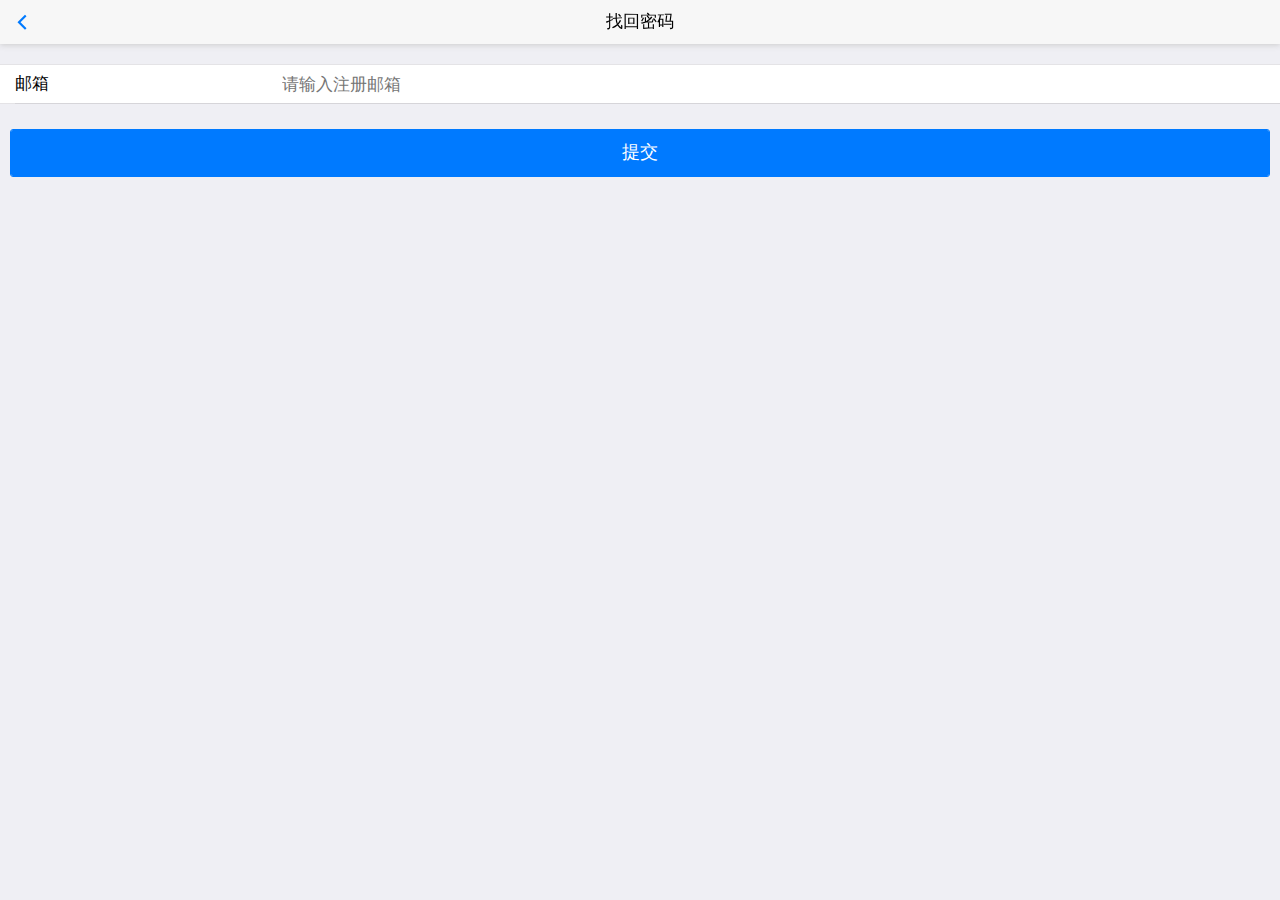
<file: forget_password.html>
<!DOCTYPE html>
<html class="ui-page-login">

	<head>
		<meta charset="utf-8">
		<meta name="viewport" content="width=device-width,initial-scale=1,minimum-scale=1,maximum-scale=1,user-scalable=no" />
		<title></title>
		<link href="css/mui.min.css" rel="stylesheet" />
		<link href="css/style.css" rel="stylesheet" />
		<style>
			.area {
				margin: 20px auto 0px auto;
			}
			.mui-input-group:first-child {
				margin-top: 20px;
			}
			.mui-input-group label {
				width: 22%;
			}
			.mui-input-row label~input,
			.mui-input-row label~select,
			.mui-input-row label~textarea {
				width: 78%;
			}
			.mui-checkbox input[type=checkbox],
			.mui-radio input[type=radio] {
				top: 6px;
			}
			.mui-content-padded {
				margin-top: 25px;
			}
			.mui-btn {
				padding: 10px;
			}
			.mui-input-row label~input, .mui-input-row label~select, .mui-input-row label~textarea{
				margin-top: 1px;
			}
		</style>
	</head>

	<body>
		<header class="mui-bar mui-bar-nav">
			<a class="mui-action-back mui-icon mui-icon-left-nav mui-pull-left"></a>
			<h1 class="mui-title">找回密码</h1>
		</header>
		<div class="mui-content">
			<form class="mui-input-group">
				<!--
				<div class="mui-input-row">
					<label>账号</label>
					<input id='account' type="text" class="mui-input-clear mui-input" placeholder="请输入账号">
				</div>             	
                -->
				<div class="mui-input-row">
					<label>邮箱</label>
					<input id='email' type="email" class="mui-input-clear mui-input" placeholder="请输入注册邮箱">
				</div>
			</form>
			<div class="mui-content-padded">
				<button id='sendMail' class="mui-btn mui-btn-block mui-btn-primary">提交</button>
			</div>
		</div>
		<script src="js/mui.min.js"></script>
		<script src="js/app.js"></script>
		<script>
			(function($, doc) {
				$.init();
				$.plusReady(function() {
					var sendButton = doc.getElementById('sendMail');
					var emailBox = doc.getElementById('email');
					sendButton.addEventListener('tap', function() {
						app.forgetPassword(emailBox.value, function(err, info) {
							plus.nativeUI.toast(err || info);
						});
					}, false);
				});
			}(mui, document));
		</script>
	</body>

</html>
</file>
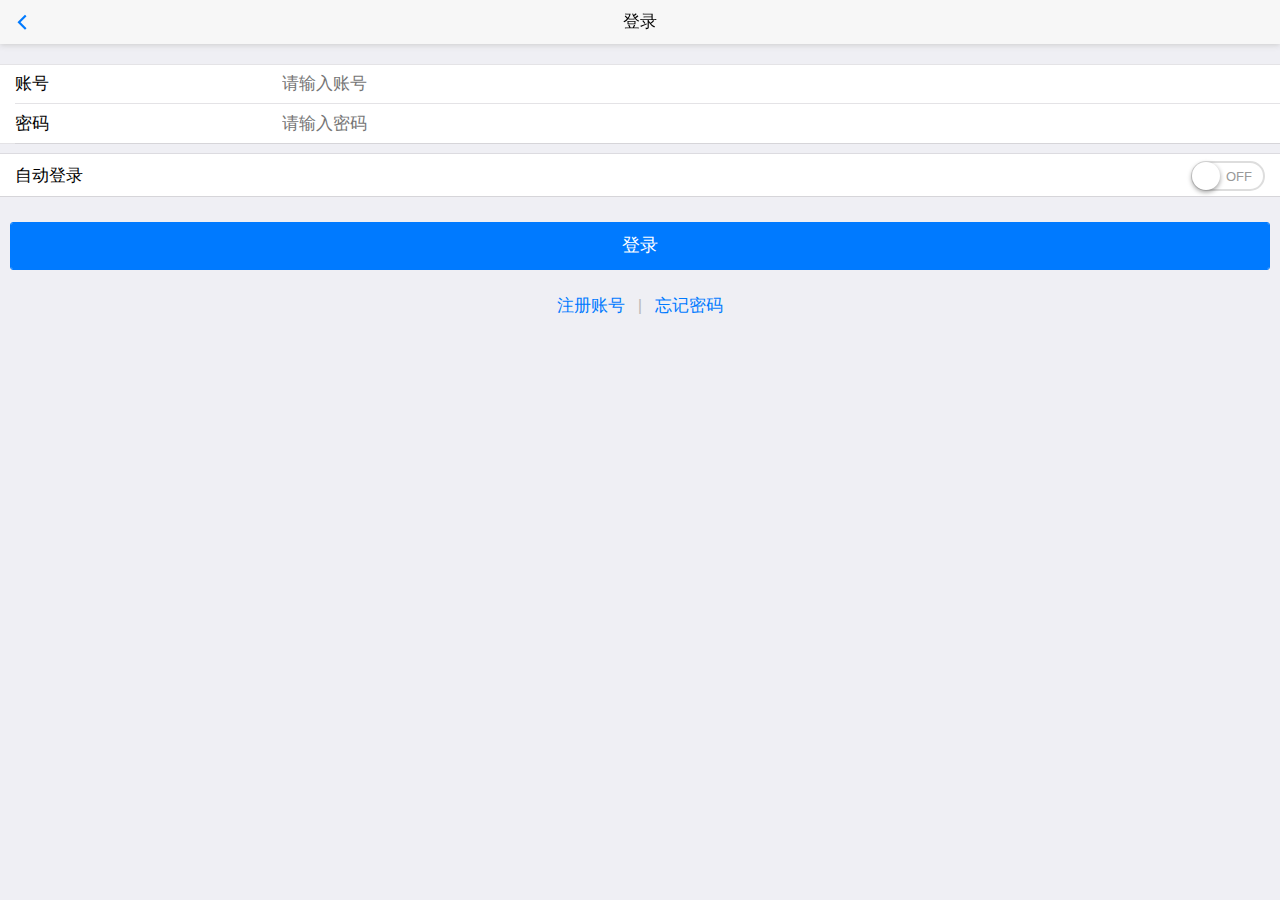
<file: login.html>
<!DOCTYPE html>
<html class="ui-page-login">

	<head>
		<meta charset="utf-8">
		<meta name="viewport" content="width=device-width,initial-scale=1,minimum-scale=1,maximum-scale=1,user-scalable=no" />
		<title></title>
		<link href="css/mui.min.css" rel="stylesheet" />
		<link href="css/style.css" rel="stylesheet" />
		<style>
			.area {
				margin: 20px auto 0px auto;
			}
			
			.mui-input-group {
				margin-top: 10px;
			}
			
			.mui-input-group:first-child {
				margin-top: 20px;
			}
			
			.mui-input-group label {
				width: 22%;
			}
			
			.mui-input-row label~input,
			.mui-input-row label~select,
			.mui-input-row label~textarea {
				width: 78%;
			}
			
			.mui-checkbox input[type=checkbox],
			.mui-radio input[type=radio] {
				top: 6px;
			}
			
			.mui-content-padded {
				margin-top: 25px;
			}
			
			.mui-btn {
				padding: 10px;
			}
			
			.link-area {
				display: block;
				margin-top: 25px;
				text-align: center;
			}
			
			.spliter {
				color: #bbb;
				padding: 0px 8px;
			}
			
			.oauth-area {
				position: absolute;
				bottom: 20px;
				left: 0px;
				text-align: center;
				width: 100%;
				padding: 0px;
				margin: 0px;
			}
			
			.oauth-area .oauth-btn {
				display: inline-block;
				width: 50px;
				height: 50px;
				background-size: 30px 30px;
				background-position: center center;
				background-repeat: no-repeat;
				margin: 0px 20px;
				/*-webkit-filter: grayscale(100%); */
				border: solid 1px #ddd;
				border-radius: 25px;
			}
			
			.oauth-area .oauth-btn:active {
				border: solid 1px #aaa;
			}
			
			.oauth-area .oauth-btn.disabled {
				background-color: #ddd;
			}
		</style>

	</head>

	<body>
		<header class="mui-bar mui-bar-nav">
			<a class="mui-action-back mui-icon mui-icon-left-nav mui-pull-left"></a>
			<h1 class="mui-title">登录</h1>
		</header>
		<div class="mui-content">
			<form id='login-form' class="mui-input-group">
				<div class="mui-input-row">
					<label>账号</label>
					<input id='account' type="text" class="mui-input-clear mui-input" placeholder="请输入账号">
				</div>
				<div class="mui-input-row">
					<label>密码</label>
					<input id='password' type="password" class="mui-input-clear mui-input" placeholder="请输入密码">
				</div>
			</form>
			<form class="mui-input-group">
				<ul class="mui-table-view mui-table-view-chevron">
					<li class="mui-table-view-cell">
						自动登录
						<div id="autoLogin" class="mui-switch">
							<div class="mui-switch-handle"></div>
						</div>
					</li>
				</ul>
			</form>
			<div class="mui-content-padded">
				<button id='login' class="mui-btn mui-btn-block mui-btn-primary">登录</button>
				<div class="link-area"><a id='reg'>注册账号</a> <span class="spliter">|</span> <a id='forgetPassword'>忘记密码</a>
				</div>
			</div>
			<div class="mui-content-padded oauth-area">

			</div>
		</div>
		<script src="js/mui.min.js"></script>
		<script src="js/mui.enterfocus.js"></script>
		<script src="js/app.js"></script>
		<script>
			(function($, doc) {
				$.init({
					statusBarBackground: '#f7f7f7'
				});
				$.plusReady(function() {
					plus.screen.lockOrientation("portrait-primary");
					var settings = app.getSettings();
					var state = app.getState();
					var mainPage = plus.webview.getWebviewById("main");
					var main_loaded_flag = false;
					if(!mainPage){
						mainPage = $.preload({
							"id": 'main',
							"url": 'main.html'
						});
					}else{
						main_loaded_flag = true;
					}
					
					mainPage.addEventListener("loaded",function () {
						main_loaded_flag = true;
					});
					var toMain = function() {
						//使用定时器的原因：
						//可能执行太快，main页面loaded事件尚未触发就执行自定义事件，此时必然会失败
						var id = setInterval(function () {
							if(main_loaded_flag){
								clearInterval(id);
								$.fire(mainPage, 'show', null);
								mainPage.show("pop-in");
							}
						},20);
					};
					//检查 "登录状态/锁屏状态" 开始
					if (settings.autoLogin && state.token && settings.gestures) {
						$.openWindow({
							url: 'unlock.html',
							id: 'unlock',
							show: {
								aniShow: 'pop-in'
							},
							waiting: {
								autoShow: false
							}
						});
					} else if (settings.autoLogin && state.token) {
						toMain();
					} else {
						app.setState(null);
						//第三方登录
						var authBtns = ['qihoo', 'weixin', 'sinaweibo', 'qq']; //配置业务支持的第三方登录
						var auths = {};
						var oauthArea = doc.querySelector('.oauth-area');
						plus.oauth.getServices(function(services) {
							for (var i in services) {
								var service = services[i];
								auths[service.id] = service;
								if (~authBtns.indexOf(service.id)) {
									var isInstalled = app.isInstalled(service.id);
									var btn = document.createElement('div');
									//如果微信未安装，则为不启用状态
									btn.setAttribute('class', 'oauth-btn' + (!isInstalled && service.id === 'weixin' ? (' disabled') : ''));
									btn.authId = service.id;
									btn.style.backgroundImage = 'url("images/' + service.id + '.png")'
									oauthArea.appendChild(btn);
								}
							}
							$(oauthArea).on('tap', '.oauth-btn', function() {
								if (this.classList.contains('disabled')) {
									plus.nativeUI.toast('您尚未安装微信客户端');
									return;
								}
								var auth = auths[this.authId];
								var waiting = plus.nativeUI.showWaiting();
								auth.login(function() {
									waiting.close();
									plus.nativeUI.toast("登录认证成功");
									auth.getUserInfo(function() {
										plus.nativeUI.toast("获取用户信息成功");
										var name = auth.userInfo.nickname || auth.userInfo.name;
										app.createState(name, function() {
											toMain();
										});
									}, function(e) {
										plus.nativeUI.toast("获取用户信息失败：" + e.message);
									});
								}, function(e) {
									waiting.close();
									plus.nativeUI.toast("登录认证失败：" + e.message);
								});
							});
						}, function(e) {
							oauthArea.style.display = 'none';
							plus.nativeUI.toast("获取登录认证失败：" + e.message);
						});
					}
					// close splash
					setTimeout(function() {
						//关闭 splash
						plus.navigator.closeSplashscreen();
					}, 600);
					//检查 "登录状态/锁屏状态" 结束
					var loginButton = doc.getElementById('login');
					var accountBox = doc.getElementById('account');
					var passwordBox = doc.getElementById('password');
					var autoLoginButton = doc.getElementById("autoLogin");
					var regButton = doc.getElementById('reg');
					var forgetButton = doc.getElementById('forgetPassword');
					loginButton.addEventListener('tap', function(event) {
						var loginInfo = {
							account: accountBox.value,
							password: passwordBox.value
						};
						app.login(loginInfo, function(err) {
							if (err) {
								plus.nativeUI.toast(err);
								return;
							}
							toMain();
						});
					});
					$.enterfocus('#login-form input', function() {
						$.trigger(loginButton, 'tap');
					});
					autoLoginButton.classList[settings.autoLogin ? 'add' : 'remove']('mui-active')
					autoLoginButton.addEventListener('toggle', function(event) {
						setTimeout(function() {
							var isActive = event.detail.isActive;
							settings.autoLogin = isActive;
							app.setSettings(settings);
						}, 50);
					}, false);
					regButton.addEventListener('tap', function(event) {
						$.openWindow({
							url: 'reg.html',
							id: 'reg',
							preload: true,
							show: {
								aniShow: 'pop-in'
							},
							styles: {
								popGesture: 'hide'
							},
							waiting: {
								autoShow: false
							}
						});
					}, false);
					forgetButton.addEventListener('tap', function(event) {
						$.openWindow({
							url: 'forget_password.html',
							id: 'forget_password',
							preload: true,
							show: {
								aniShow: 'pop-in'
							},
							styles: {
								popGesture: 'hide'
							},
							waiting: {
								autoShow: false
							}
						});
					}, false);
					//
					window.addEventListener('resize', function() {
						oauthArea.style.display = document.body.clientHeight > 400 ? 'block' : 'none';
					}, false);
					//
					var backButtonPress = 0;
					$.back = function(event) {
						backButtonPress++;
						if (backButtonPress > 1) {
							plus.runtime.quit();
						} else {
							plus.nativeUI.toast('再按一次退出应用');
						}
						setTimeout(function() {
							backButtonPress = 0;
						}, 1000);
						return false;
					};
				});
			}(mui, document));
		</script>
	</body>

</html>
</file>
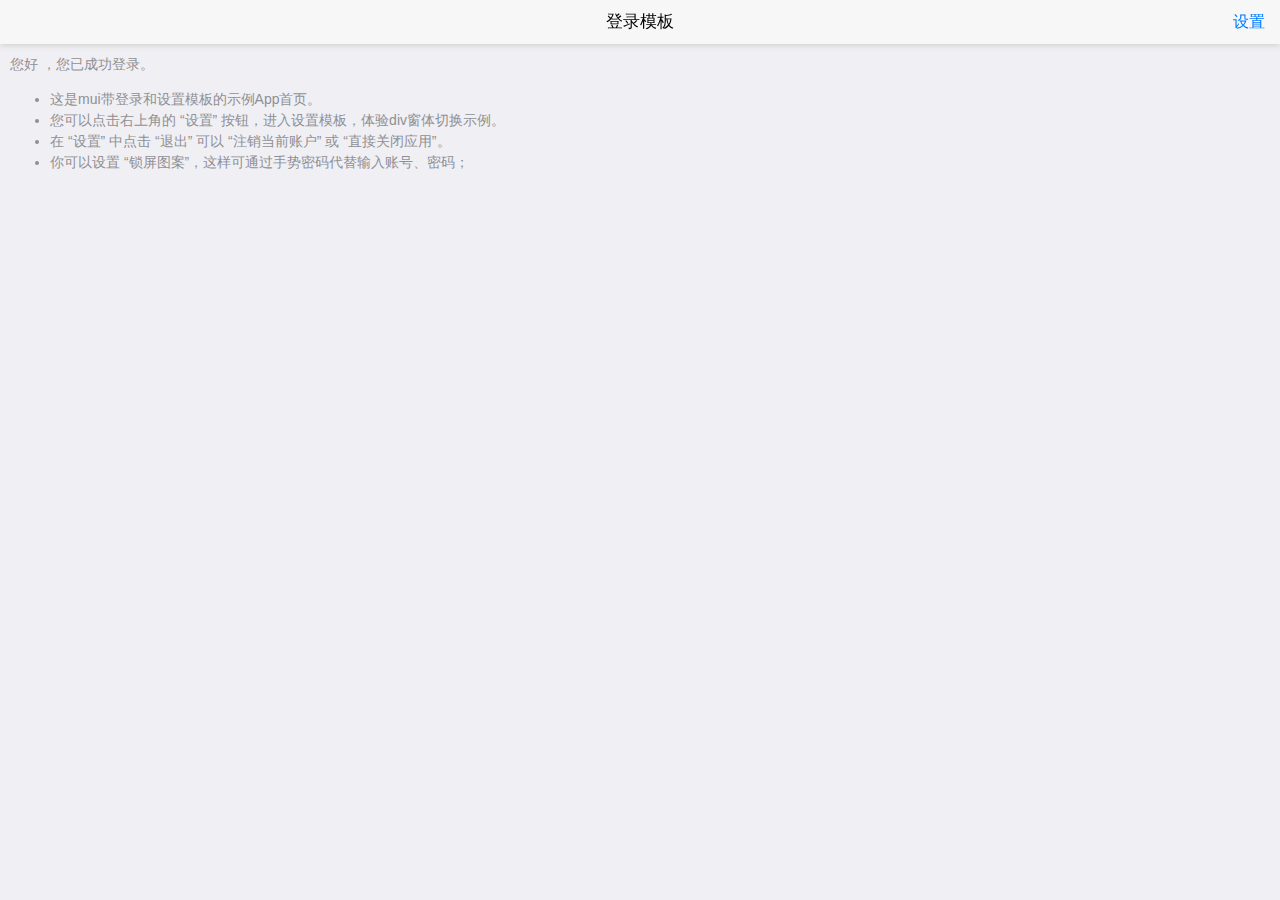
<file: main.html>
<!DOCTYPE html>
<html>

	<head>
		<meta charset="utf-8">
		<meta name="viewport" content="width=device-width,initial-scale=1,minimum-scale=1,maximum-scale=1,user-scalable=no" />
		<title></title>
		<link href="css/mui.min.css" rel="stylesheet" />

		<style>
			ul {
				font-size: 14px;
				color: #8f8f94;
			}
			.mui-btn {
				padding: 10px;
			}
		</style>
	</head>

	<body>
		<header class="mui-bar mui-bar-nav" style="padding-right: 15px;">
			<h1 class="mui-title">登录模板</h1>
			<button id='setting' class=" mui-pull-right mui-btn-link">设置</button>
		</header>
		<div class="mui-content">
			<div class="mui-content-padded">
				<p>
					您好 <span id='account'></span>，您已成功登录。
					<ul>
						<li>这是mui带登录和设置模板的示例App首页。</li>
						<li>您可以点击右上角的 “设置” 按钮，进入设置模板，体验div窗体切换示例。</li>
						<li>在 “设置” 中点击 “退出” 可以 “注销当前账户” 或 “直接关闭应用”。</li>
						<li>你可以设置 “锁屏图案”，这样可通过手势密码代替输入账号、密码；</li>
					</ul>
				</p>
				<!--<button  class="mui-btn mui-btn-block mui-btn-primary">设置</button>-->
				<!--
				<button id='exit' class="mui-btn mui-btn-block mui-btn-green">关闭</button>
                <button id='logout' class="mui-btn mui-btn-red mui-btn-block">注销登录</button>
                -->
			</div>
		</div>
		<script src="js/mui.min.js"></script>
		<script src="js/app.js"></script>
		<script>
			(function($, doc) {
				$.init();
				var settings = app.getSettings();
				var account = doc.getElementById('account');
				//
				window.addEventListener('show', function() {
					var state = app.getState();
					account.innerText = state.account;
				}, false);
				$.plusReady(function() {
					var settingPage = $.preload({
						"id": 'setting',
						"url": 'setting.html'
					});
					//设置
					var settingButton = doc.getElementById('setting');
					//settingButton.style.display = settings.autoLogin ? 'block' : 'none';
					settingButton.addEventListener('tap', function(event) {
						$.openWindow({
							id: 'setting',
							show: {
								aniShow: 'pop-in'
							},
							styles: {
								popGesture: 'hide'
							},
							waiting: {
								autoShow: false
							}
						});
					});
					//--
					$.oldBack = mui.back;
					var backButtonPress = 0;
					$.back = function(event) {
						backButtonPress++;
						if (backButtonPress > 1) {
							plus.runtime.quit();
						} else {
							plus.nativeUI.toast('再按一次退出应用');
						}
						setTimeout(function() {
							backButtonPress = 0;
						}, 1000);
						return false;
					};
				});
			}(mui, document));
		</script>
	</body>

</html>
</file>
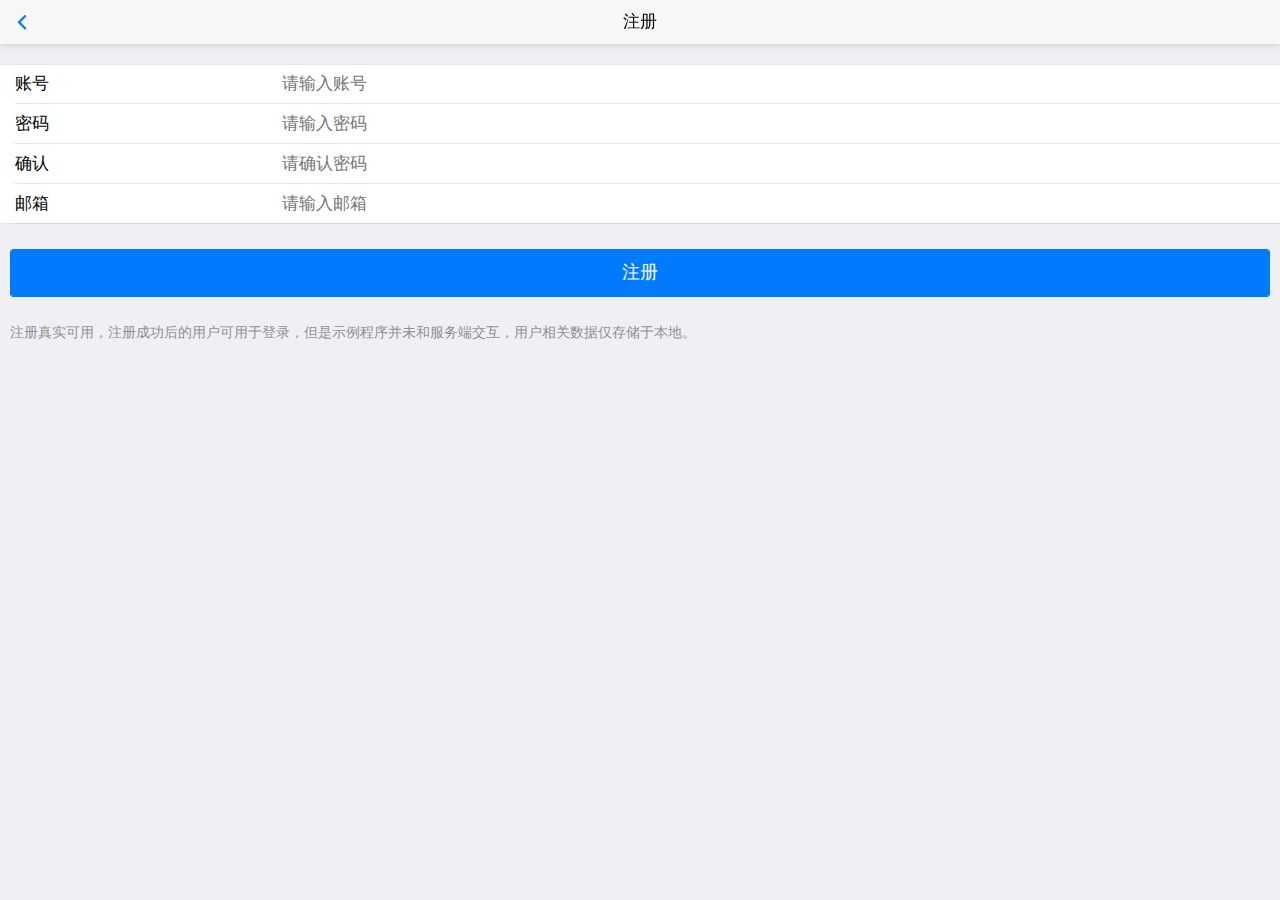
<file: reg.html>
<!DOCTYPE html>
<html class="ui-page-login">

	<head>
		<meta charset="utf-8">
		<meta name="viewport" content="width=device-width,initial-scale=1,minimum-scale=1,maximum-scale=1,user-scalable=no" />
		<title></title>
		<link href="css/mui.min.css" rel="stylesheet" />
		<link href="css/style.css" rel="stylesheet" />
		<style>
			.area {
				margin: 20px auto 0px auto;
			}
			.mui-input-group:first-child {
				margin-top: 20px;
			}
			.mui-input-group label {
				width: 22%;
			}
			.mui-input-row label~input,
			.mui-input-row label~select,
			.mui-input-row label~textarea {
				width: 78%;
			}
			.mui-checkbox input[type=checkbox],
			.mui-radio input[type=radio] {
				top: 6px;
			}
			.mui-content-padded {
				margin-top: 25px;
			}
			.mui-btn {
				padding: 10px;
			}
			
		</style>
	</head>

	<body>
		<header class="mui-bar mui-bar-nav">
			<a class="mui-action-back mui-icon mui-icon-left-nav mui-pull-left"></a>
			<h1 class="mui-title">注册</h1>
		</header>
		<div class="mui-content">
			<form class="mui-input-group">
				<div class="mui-input-row">
					<label>账号</label>
					<input id='account' type="text" class="mui-input-clear mui-input" placeholder="请输入账号">
				</div>
				<div class="mui-input-row">
					<label>密码</label>
					<input id='password' type="password" class="mui-input-clear mui-input" placeholder="请输入密码">
				</div>
				<div class="mui-input-row">
					<label>确认</label>
					<input id='password_confirm' type="password" class="mui-input-clear mui-input" placeholder="请确认密码">
				</div>
				<div class="mui-input-row">
					<label>邮箱</label>
					<input id='email' type="email" class="mui-input-clear mui-input" placeholder="请输入邮箱">
				</div>
			</form>
			<div class="mui-content-padded">
				<button id='reg' class="mui-btn mui-btn-block mui-btn-primary">注册</button>
			</div>
			<div class="mui-content-padded">
				<p>注册真实可用，注册成功后的用户可用于登录，但是示例程序并未和服务端交互，用户相关数据仅存储于本地。</p>
			</div>
		</div>
		<script src="js/mui.min.js"></script>
		<script src="js/app.js"></script>
		<script>
			(function($, doc) {
				$.init();
				$.plusReady(function() {
					var settings = app.getSettings();
					var regButton = doc.getElementById('reg');
					var accountBox = doc.getElementById('account');
					var passwordBox = doc.getElementById('password');
					var passwordConfirmBox = doc.getElementById('password_confirm');
					var emailBox = doc.getElementById('email');
					regButton.addEventListener('tap', function(event) {
						var regInfo = {
							account: accountBox.value,
							password: passwordBox.value,
							email: emailBox.value
						};
						var passwordConfirm = passwordConfirmBox.value;
						if (passwordConfirm != regInfo.password) {
							plus.nativeUI.toast('密码两次输入不一致');
							return;
						}
						app.reg(regInfo, function(err) {
							if (err) {
								plus.nativeUI.toast(err);
								return;
							}
							plus.nativeUI.toast('注册成功');
							/*
							 * 注意：
							 * 1、因本示例应用启动页就是登录页面，因此注册成功后，直接显示登录页即可；
							 * 2、如果真实案例中，启动页不是登录页，则需修改，使用mui.openWindow打开真实的登录页面
							 */
							plus.webview.getLaunchWebview().show("pop-in",200,function () {
								plus.webview.currentWebview().close("none");
							});
							//若启动页不是登录页，则需通过如下方式打开登录页
//							$.openWindow({
//								url: 'login.html',
//								id: 'login',
//								show: {
//									aniShow: 'pop-in'
//								}
//							});
						});
					});
				});
			}(mui, document));
		</script>
	</body>

</html>
</file>
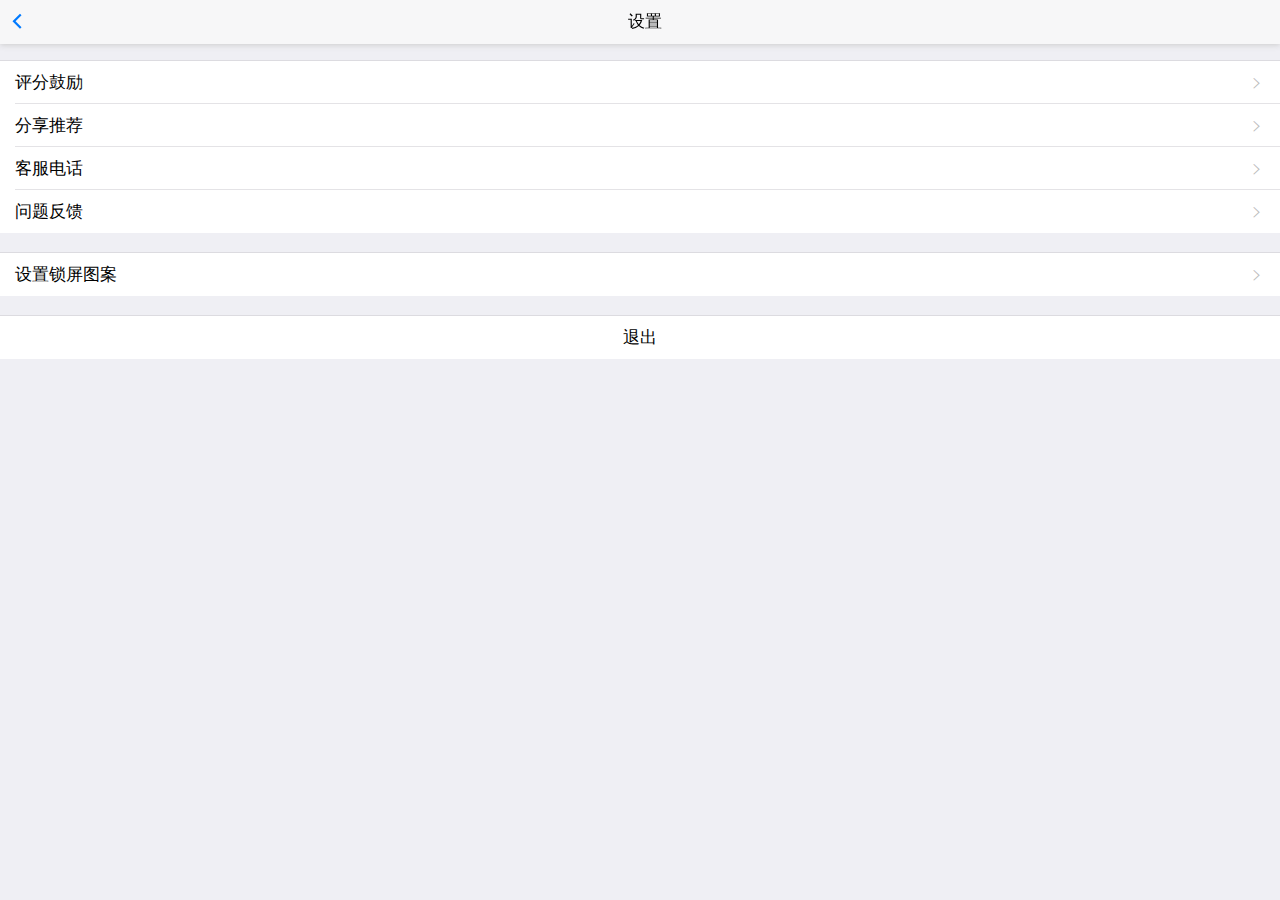
<file: setting.html>
<!DOCTYPE html>
<html>

	<head>
		<meta charset="utf-8">
		<title>Hello MUI</title>
		<meta name="viewport" content="width=device-width, initial-scale=1,maximum-scale=1,user-scalable=no">
		<meta name="apple-mobile-web-app-capable" content="yes">
		<meta name="apple-mobile-web-app-status-bar-style" content="black">

		<link rel="stylesheet" href="./css/mui.min.css">
		<style>
			html,
			body {
				background-color: #efeff4;
			}
			.mui-views,
			.mui-view,
			.mui-pages,
			.mui-page,
			.mui-page-content {
				position: absolute;
				left: 0;
				right: 0;
				top: 0;
				bottom: 0;
				width: 100%;
				height: 100%;
				background-color: #efeff4;
			}
			.mui-pages {
				top: 46px;
				height: auto;
			}
			.mui-scroll-wrapper,
			.mui-scroll {
				background-color: #efeff4;
			}
			.mui-page.mui-transitioning {
				-webkit-transition: -webkit-transform 200ms ease;
				transition: transform 200ms ease;
			}
			.mui-page-left {
				-webkit-transform: translate3d(0, 0, 0);
				transform: translate3d(0, 0, 0);
			}
			.mui-ios .mui-page-left {
				-webkit-transform: translate3d(-20%, 0, 0);
				transform: translate3d(-20%, 0, 0);
			}
			.mui-navbar {
				position: fixed;
				right: 0;
				left: 0;
				z-index: 10;
				height: 44px;
				background-color: #f7f7f8;
			}
			.mui-navbar .mui-bar {
				position: absolute;
				background: transparent;
				text-align: center;
			}
			.mui-android .mui-navbar-inner.mui-navbar-left {
				opacity: 0;
			}
			.mui-ios .mui-navbar-left .mui-left,
			.mui-ios .mui-navbar-left .mui-center,
			.mui-ios .mui-navbar-left .mui-right {
				opacity: 0;
			}
			.mui-navbar .mui-btn-nav {
				-webkit-transition: none;
				transition: none;
				-webkit-transition-duration: .0s;
				transition-duration: .0s;
			}
			.mui-navbar .mui-bar .mui-title {
				display: inline-block;
				position: static;
				width: auto;
			}
			.mui-page-shadow {
				position: absolute;
				right: 100%;
				top: 0;
				width: 16px;
				height: 100%;
				z-index: -1;
				content: '';
			}
			.mui-page-shadow {
				background: -webkit-linear-gradient(left, rgba(0, 0, 0, 0) 0, rgba(0, 0, 0, 0) 10%, rgba(0, 0, 0, .01) 50%, rgba(0, 0, 0, .2) 100%);
				background: linear-gradient(to right, rgba(0, 0, 0, 0) 0, rgba(0, 0, 0, 0) 10%, rgba(0, 0, 0, .01) 50%, rgba(0, 0, 0, .2) 100%);
			}
			.mui-navbar-inner.mui-transitioning,
			.mui-navbar-inner .mui-transitioning {
				-webkit-transition: opacity 200ms ease, -webkit-transform 200ms ease;
				transition: opacity 200ms ease, transform 200ms ease;
			}
			.mui-page {
				display: none;
			}
			.mui-pages .mui-page {
				display: block;
			}
			.mui-page .mui-table-view:first-child {
				margin-top: 15px;
			}
			.mui-page .mui-table-view:last-child {
				margin-bottom: 30px;
			}
			.mui-table-view {
				margin-top: 20px;
			}
			.mui-table-view:after {
				height: 0;
			}
			.mui-table-view span.mui-pull-right {
				color: #999;
			}
			.mui-table-view-divider {
				background-color: #efeff4;
				font-size: 14px;
			}
			.mui-table-view-divider:before,
			.mui-table-view-divider:after {
				height: 0;
			}
			.mui-content-padded {
				margin: 10px 0px;
			}
			.mui-locker {
				margin: 35px auto;
				display: none;
			}
		</style>
		<link rel="stylesheet" type="text/css" href="./css/feedback-page.css" />
	</head>

	<body>
		<!--页面主结构开始-->
		<div id="app" class="mui-views">
			<div class="mui-view">
				<div class="mui-navbar">
				</div>
				<div class="mui-pages">
				</div>
			</div>
		</div>
		<!--页面主结构结束-->
		<!--单页面开始-->
		<div id="setting" class="mui-page">
			<!--页面标题栏开始-->
			<div class="mui-navbar-inner mui-bar mui-bar-nav">
				<button type="button" class="mui-left mui-action-back mui-btn  mui-btn-link mui-btn-nav mui-pull-left">
					<span class="mui-icon mui-icon-left-nav"></span>
				</button>
				<h1 class="mui-center mui-title">设置</h1>
			</div>
			<!--页面标题栏结束-->
			<!--页面主内容区开始-->
			<div class="mui-page-content">
				<div class="mui-scroll-wrapper">
					<div class="mui-scroll">
						<ul class="mui-table-view mui-table-view-chevron">
							<li class="mui-table-view-cell">
								<a id="rate" class="mui-navigate-right">评分鼓励</a>
							</li>
							<li class="mui-table-view-cell">
								<a id="share" class="mui-navigate-right">分享推荐</a>
							</li>
							<li class="mui-table-view-cell">
								<a id="tel" class="mui-navigate-right">客服电话</a>
							</li>
							<li class="mui-table-view-cell">
								<a id="feedback-btn" href="#feedback" class="mui-navigate-right">问题反馈</a>
							</li>
						</ul>
						<ul class="mui-table-view mui-table-view-chevron">
							<li class="mui-table-view-cell">
								<a href="#lock" class="mui-navigate-right">设置锁屏图案</a>
							</li>
						</ul>
						<ul class="mui-table-view">
							<li class="mui-table-view-cell" style="text-align: center;">
								<a id='exit'>退出</a>
							</li>
						</ul>
					</div>
				</div>
			</div>
			<!--页面主内容区结束-->
		</div>
		<div id="notifications_disturb" class="mui-page">
			<div class="mui-navbar-inner mui-bar mui-bar-nav">
				<button type="button" class="mui-left mui-action-back mui-btn  mui-btn-link mui-btn-nav mui-pull-left">
					<span class="mui-icon mui-icon-left-nav"></span>新消息通知
				</button>
				<h1 class="mui-center mui-title">功能消息免打扰</h1>
			</div>
			<div class="mui-page-content">
				<div class="mui-scroll-wrapper">
					<div class="mui-scroll">
						<ul class="mui-table-view mui-table-view-radio">
							<li class="mui-table-view-cell">
								<a class="mui-navigate-right">开启</a>
							</li>
							<li class="mui-table-view-cell">
								<a class="mui-navigate-right">只在夜间开启</a>
							</li>
							<li class="mui-table-view-cell">
								<a class="mui-navigate-right">关闭</a>
							</li>
						</ul>
					</div>
				</div>
			</div>
		</div>

		<div id="lock" class="mui-page">
			<div class="mui-navbar-inner mui-bar mui-bar-nav">
				<button type="button" class="mui-left mui-action-back mui-btn  mui-btn-link mui-btn-nav mui-pull-left">
					<span class="mui-icon mui-icon-left-nav"></span>设置
				</button>
				<h1 class="mui-center mui-title">锁屏图案</h1>
			</div>
			<div class="mui-page-content">
				<div class="mui-content-padded">
					<ul class="mui-table-view mui-table-view-chevron">
						<li class="mui-table-view-cell">
							使用手势解锁
							<div id="lockState" class="mui-switch">
								<div class="mui-switch-handle"></div>
							</div>
						</li>
					</ul>
					<div class="mui-locker" data-locker-width='320' data-locker-height='320' data-locker-options='{"ringColor":"rgba(221,221,221,1)","fillColor":"#ffffff","pointColor":"rgba(0,136,204,1)","lineColor":"rgba(0,136,204,1)"}'>
					</div>
				</div>
			</div>
		</div>

		<div id="feedback" class="mui-page feedback">
			<div class="mui-navbar-inner mui-bar mui-bar-nav">
				<button type="button" class="mui-left mui-action-back mui-btn  mui-btn-link mui-btn-nav mui-pull-left">
					<span class="mui-icon mui-icon-left-nav"></span>设置
				</button>
				<h1 class="mui-center mui-title">问题反馈</h1>
			</div>
			<div class="mui-page-content">
				<p>问题和意见</p>
				<div class="row mui-input-row">
					<textarea id='question' class="mui-input-clear question" placeholder="请详细描述你的问题和意见..."></textarea>
				</div>
				<p>图片(选填,提供问题截图)</p>
				<div id='image-list' class="row image-list">
				</div>
				<p>QQ/邮箱</p>
				<div class="mui-input-row">
					<input id='contact' type="text" class="mui-input-clear  contact" placeholder="(选填,方便我们联系你 )" />
				</div>
				<button id='submit' type="button" class="mui-btn mui-btn-green">提交</button>
			</div>
			<p>此示例基于环信 “WebIM SDK” + 环信 “移动客服” 实现，在环信 “移动客服面板” 能够查阅反馈信息。</p>
		</div>

	</body>
	<script src="./js/mui.min.js "></script>
	<script src="./js/mui.view.js "></script>
	<script src='./libs/easymob-webim-sdk/jquery-1.11.1.js'></script>
	<script src='./libs/easymob-webim-sdk/strophe-custom-2.0.0.js'></script>
	<script src='./libs/easymob-webim-sdk/json2.js'></script>
	<script src="./libs/easymob-webim-sdk/easemob.im-1.0.5.js"></script>
	<script src='./js/feedback.js'></script>
	<script src="./js/feedback-page.js"></script>
	<script src="./js/mui.locker.js"></script>
	<script src="./js/app.js"></script>
	<script>
		mui.init();
		 //初始化单页view
		var viewApi = mui('#app').view({
			defaultPage: '#setting'
		});
		 //初始化单页的区域滚动
		mui('.mui-scroll-wrapper').scroll();
		 //分享操作 
		var shares = {};
		mui.plusReady(function() {
			plus.share.getServices(function(s) {
				if (s && s.length > 0) {
					for (var i = 0; i < s.length; i++) {
						var t = s[i];
						shares[t.id] = t;
					}
				}
			}, function() {
				console.log("获取分享服务列表失败");
			});
		});
		 //分享链接点击事件
		document.getElementById("share").addEventListener('tap', function() {
			var ids = [{
					id: "weixin",
					ex: "WXSceneSession"
				}, {
					id: "weixin",
					ex: "WXSceneTimeline"
				}, {
					id: "sinaweibo"
				}, {
					id: "tencentweibo"
				}, {
					id: "qq"
				}],
				bts = [{
					title: "发送给微信好友"
				}, {
					title: "分享到微信朋友圈"
				}, {
					title: "分享到新浪微博"
				}, {
					title: "分享到腾讯微博"
				}, {
					title: "分享到QQ"
				}];
			plus.nativeUI.actionSheet({
				cancel: "取消",
				buttons: bts
			}, function(e) {
				var i = e.index;
				if (i > 0) {
					var s_id = ids[i - 1].id;
					var share = shares[s_id];
					if (share.authenticated) {
						shareMessage(share, ids[i - 1].ex);
					} else {
						share.authorize(function() {
							shareMessage(share, ids[i - 1].ex);
						}, function(e) {
							console.log("认证授权失败：" + e.code + " - " + e.message);
						});
					}
				}
			});
		});

		function shareMessage(share, ex) {
				var msg = {
					extra: {
						scene: ex
					}
				};
				msg.href = "http://www.dcloud.io/hellomui/";
				msg.title = "最接近原生APP体验的高性能前端框架";
				msg.content = "我正在体验HelloMUI，果然很流畅，基本看不出和原生App的差距";
				if (~share.id.indexOf('weibo')) {
					msg.content += "；体验地址：http://www.dcloud.io/hellomui/";
				}
				msg.thumbs = ["_www/images/logo.png"];
				share.send(msg, function() {
					console.log("分享到\"" + share.description + "\"成功！ ");
				}, function(e) {
					console.log("分享到\"" + share.description + "\"失败: " + e.code + " - " + e.message);
				});
			}
			//去评分
		document.getElementById("rate").addEventListener('tap', function() {
			if (mui.os.ios) {
				location.href = 'https://itunes.apple.com/WebObjects/MZStore.woa/wa/viewContentsUserReviews?id=682211190&pageNumber=0&sortOrdering=2&type=&mt=8';
			} else if (mui.os.android) {
				plus.runtime.openURL("market://details?id=io.dcloud.HelloMUI", function(e) {
					plus.runtime.openURL("market://details?id=io.dcloud.HelloMUI", function(e) {
						mui.alert("360手机助手和应用宝，你一个都没装，暂时无法评分，感谢支持");
					}, "com.qihoo.appstore");
				}, "com.tencent.android.qqdownloader");
			}
		});
		 //客服电话
		document.getElementById("tel").addEventListener('tap', function() {
			plus.device.dial("114");
		});
		 //退出操作******************
		document.getElementById('exit').addEventListener('tap', function() {
			if (mui.os.ios) {
				app.setState({});
				mui.openWindow({
					url: 'login.html',
					id: 'login',
					show: {
						aniShow: 'pop-in'
					},
					waiting: {
						autoShow: false
					}
				});
				return;
			}
			var btnArray = [{
				title: "注销当前账号"
			}, {
				title: "直接关闭应用"
			}];
			plus.nativeUI.actionSheet({
				cancel: "取消",
				buttons: btnArray
			}, function(event) {
				var index = event.index;
				switch (index) {
					case 1:
						//注销账号
						app.setState({});
						/*
						 * 注意：
						 * 1、因本示例应用启动页就是登录页面，因此注册成功后，直接显示登录页即可；
						 * 2、如果真实案例中，启动页不是登录页，则需修改，使用mui.openWindow打开真实的登录页面
						 */
						plus.webview.getLaunchWebview().show("pop-in");
						//若启动页不是登录页，则需通过如下方式打开登录页
//						mui.openWindow({
//							url: 'login.html',
//							id: 'login',
//							show: {
//								aniShow: 'pop-in'
//							}
//						});
						break;
					case 2:
						plus.runtime.quit();
						break;
				}
			});
		}, false);
		 //************************
		 //锁屏设置
		(function($, doc) {
			//$.init();
			$.plusReady(function() {
				var settings = app.getSettings();
				var lockStateButton = doc.getElementById("lockState");
				var locker = doc.querySelector('.mui-locker');
				lockStateButton.classList[settings.gestures ? 'add' : 'remove']('mui-active')
				locker.style.display = settings.gestures ? 'block' : 'none';
				lockStateButton.addEventListener('toggle', function(event) {
					var isActive = event.detail.isActive;
					locker.style.display = isActive ? 'block' : 'none';
					if (!isActive) {
						//						alert(0);
						settings.gestures = '';
						app.setSettings(settings);
					}
				}, false);
				var record = [];
				locker.addEventListener('done', function(event) {
					var rs = event.detail;
					if (rs.points.length < 4) {
						plus.nativeUI.toast('设定的手势太简单了');
						record = [];
						rs.sender.clear();
						return;
					}
					record.push(rs.points.join(''));
					if (record.length >= 2) {
						if (record[0] == record[1]) {
							plus.nativeUI.toast('解锁手势设定成功，以后用户只需使用手势解锁而无需输入密码登录。');
							settings.gestures = record[0];
							settings.autoLogin = true;
							app.setSettings(settings);
							setTimeout(function() {
								$.back();
							}, 200);
						} else {
							plus.nativeUI.toast('两次手势不一致,请重新设定');
						}
						rs.sender.clear();
						record = [];
					} else {
						plus.nativeUI.toast('请确认手势设定');
						rs.sender.clear();
					}
				}, false);
			});
		}(mui, document));
		 //********************
		var view = viewApi.view;
		(function($) {
			//处理view的后退与webview后退
			var oldBack = $.back;
			$.back = function() {
				if (viewApi.canBack()) { //如果view可以后退，则执行view的后退
					viewApi.back();
				} else { //执行webview后退
					oldBack();
				}
			};
			//监听页面切换事件方案1,通过view元素监听所有页面切换事件，目前提供pageBeforeShow|pageShow|pageBeforeBack|pageBack四种事件(before事件为动画开始前触发)
			//第一个参数为事件名称，第二个参数为事件回调，其中e.detail.page为当前页面的html对象
			view.addEventListener('pageBeforeShow', function(e) {
				//				console.log(e.detail.page.id + ' beforeShow');
			});
			view.addEventListener('pageShow', function(e) {
				//进入手执设定界面时
				if (e.detail.page.id == 'lock') {
					var settings = app.getSettings();
					/*if (!settings.autoLogin) {
						plus.nativeUI.toast('当前没有启用 “自动登录”，需要在登录时启用 "自动登录"，设定的手势锁屏才会升效。');
					}*/
					var lockStateButton = document.getElementById("lockState");
					var locker = document.querySelector('.mui-locker');
					lockStateButton.classList[settings.gestures ? 'add' : 'remove']('mui-active')
					locker.style.display = settings.gestures ? 'block' : 'none';
				}
				//				console.log(e.detail.page.id + ' show');
			});
			view.addEventListener('pageBeforeBack', function(e) {
				//				console.log(e.detail.page.id + ' beforeBack');
			});
			view.addEventListener('pageBack', function(e) {
				//				console.log(e.detail.page.id + ' back');
			});
		})(mui);
	</script>

</html>
</file>
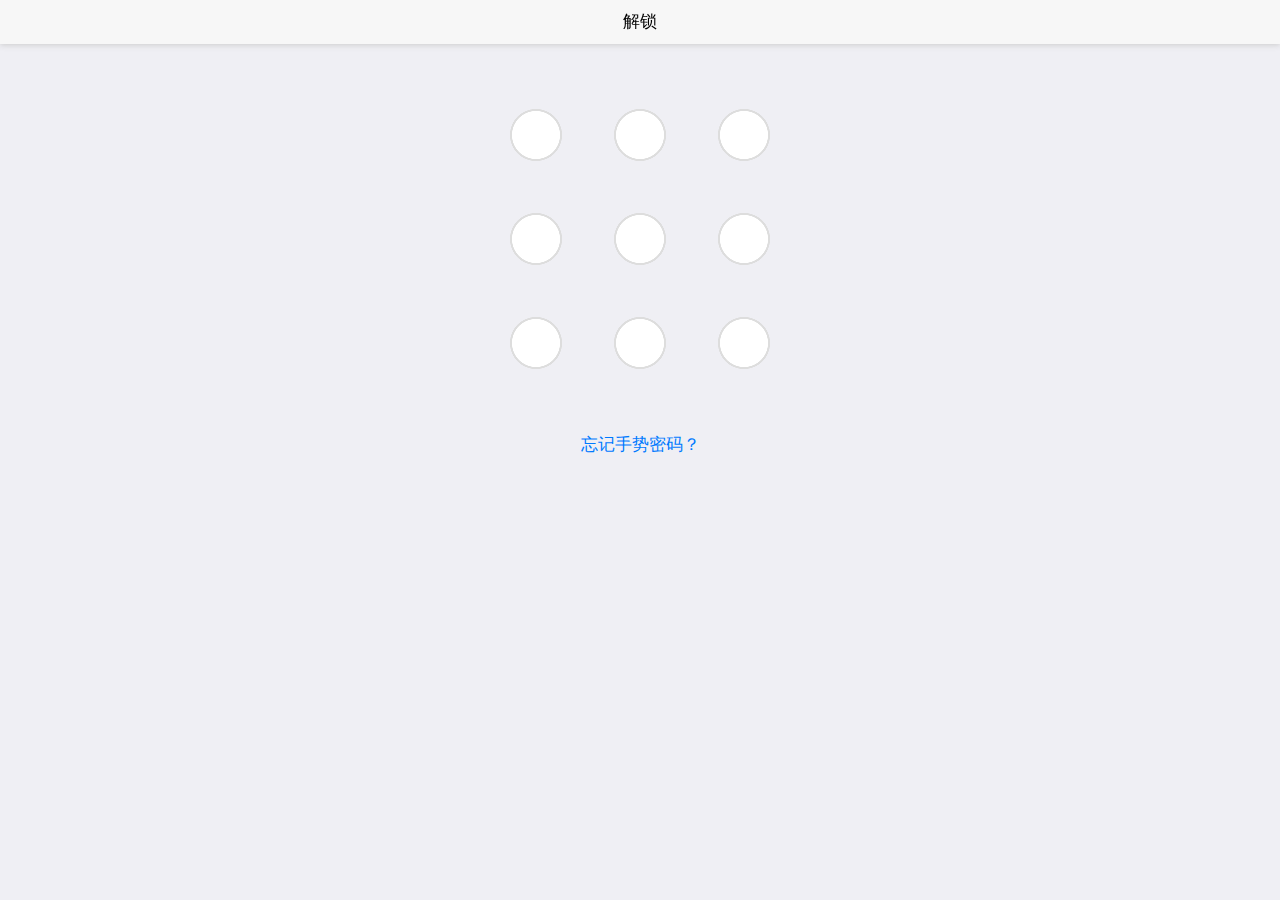
<file: unlock.html>
<!DOCTYPE html>
<html>

	<head>
		<meta charset="utf-8">
		<meta name="viewport" content="width=device-width,initial-scale=1,minimum-scale=1,maximum-scale=1,user-scalable=no" />
		<title></title>
		<link href="css/mui.min.css" rel="stylesheet" />
		<style>
			html,
			body {
				background-color: #efeff4;
				overflow: hidden;
			}
			.mui-locker {
				margin: 35px auto;
			}
			#forget {
				display: block;
				margin-top: 10px;
				text-align: center;
			}
		</style>
	</head>

	<body>
		<header class="mui-bar mui-bar-nav">
			<h1 class="mui-title">解锁</h1>
		</header>
		<div class="mui-content">
			<div class="mui-content-padded" style="margin: 10px 0px;">
				<div class="mui-locker" data-locker-options='{"ringColor":"rgba(221,221,221,1)","fillColor":"#ffffff","pointColor":"rgba(0,136,204,1)","lineColor":"rgba(0,136,204,1)"}' data-locker-width='320' data-locker-height='320'>
				</div>
			</div>
			<a id='forget'>忘记手势密码？</a>
		</div>
		<script src="js/mui.min.js"></script>
		<script src="js/mui.locker.js"></script>
		<script src="js/app.js"></script>

		<script>
			(function($, doc) {
				$.init();
				$.plusReady(function() {
					var mainPage = $.preload({
						"id": 'main',
						"url": 'main.html'
					});
					var toMain = function() {
						$.fire(mainPage, 'show', null);
						setTimeout(function() {
							$.openWindow({
								id: 'main',
								show: {
									aniShow: 'pop-in'
								},
								waiting: {
									autoShow: false
								}
							});
						}, 0);
					};
					var settings = app.getSettings();
					var forgetButton = doc.getElementById("forget");
					var locker = doc.querySelector('.mui-locker');
					var clearStateAndToLogin = function() {
						settings.gestures = '';
						settings.autoLogin = false;
						app.setSettings(settings);
						var state = app.getState();
						state.token = '';
						app.setState(state);
						$.openWindow({
							url: 'login.html',
							id: 'login',
							show: {
								aniShow: 'pop-in'
							},
							waiting: {
								autoShow: false
							}
						});
					};
					forgetButton.addEventListener('tap', function(event) {
						clearStateAndToLogin();
					});
					var tryNumber = 5;
					locker.addEventListener('done', function(event) {
						var rs = event.detail;
						if (settings.gestures == rs.points.join('')) {
							toMain()
							rs.sender.clear();
						} else {
							tryNumber--;
							rs.sender.clear();
							if (tryNumber > 0) {
								plus.nativeUI.toast('解锁手势错误，还能尝试 ' + tryNumber + ' 次。');
							} else {
								clearStateAndToLogin();
							}
						}
					}, false);
					var backButtonPress = 0;
					$.back = function(event) {
						backButtonPress++;
						if (backButtonPress > 1) {
							plus.runtime.quit();
						} else {
							plus.nativeUI.toast('再按一次退出应用');
						}
						setTimeout(function() {
							backButtonPress = 0;
						}, 1000);
						return false;
					};
				});
			}(mui, document));
		</script>
	</body>

</html>
</file>
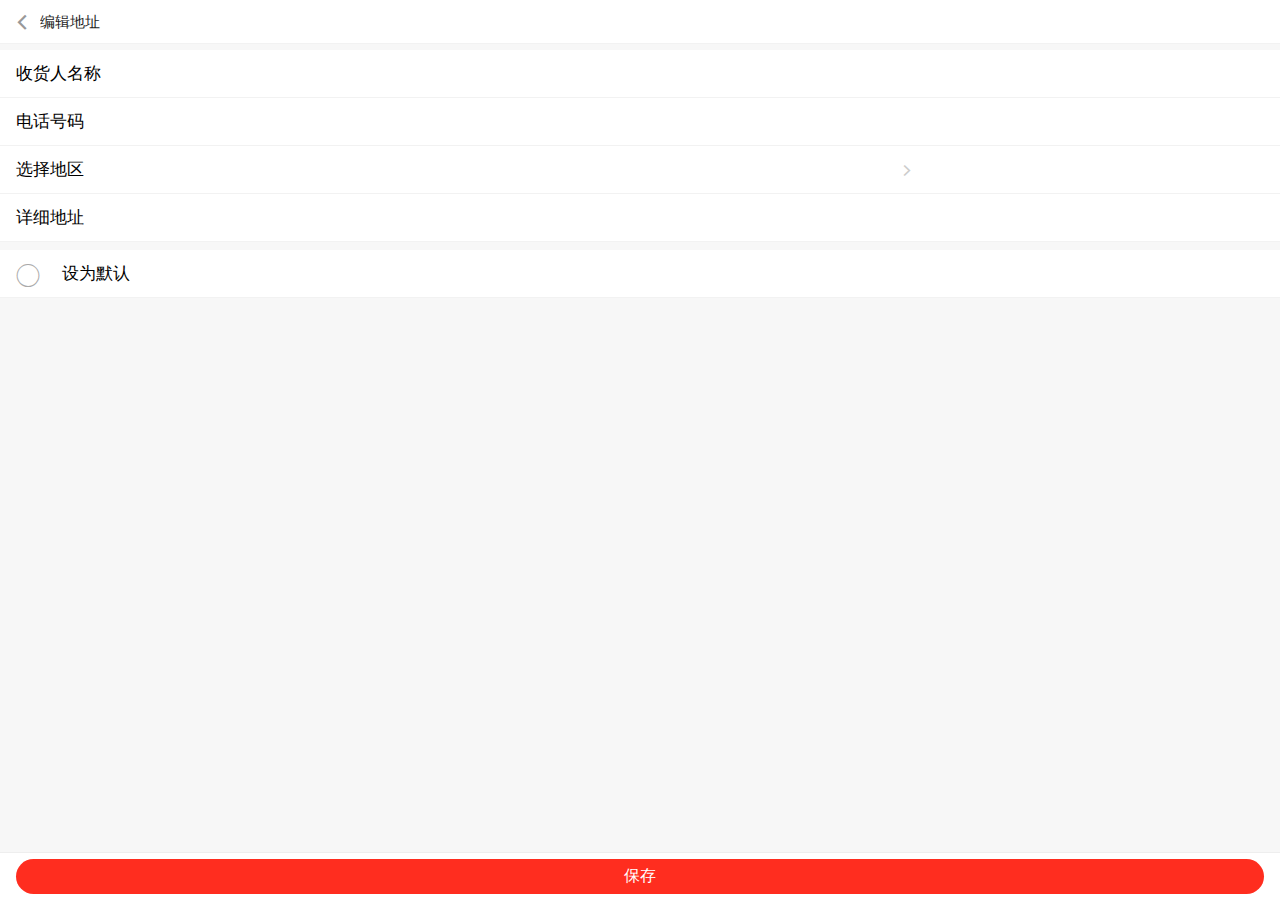
<file: pages/addressedit.html>
<!DOCTYPE html>
<html>
	<head>
		<meta charset="utf-8">
		<meta name="viewport" content="width=device-width,initial-scale=1,minimum-scale=1,maximum-scale=1,user-scalable=no" />

		<title></title>
		<link href="../css/mui.min.css" rel="stylesheet" />
		<script src="index.js" type="text/javascript"></script>
		<link href="../css/myStyle.css" rel="stylesheet" />
		<link href="../css/icons-extra.css" rel="stylesheet" />
		<style>
		
       .row{
		   width:100%;
		   background-color: #fff;
		   border-bottom: 1px solid #f2f2f2;
		   display: flex;
		   height:3rem;
		   padding-left:1rem;
		   line-height:3rem;
	   }
	   
	   .row div{
		   width:7rem;
	   }
	   input{
		   border:0;
		   
	   }
			
		</style>
	</head>
	<body>
		<div id="cnt" style="opacity: 0;">
			<Navs titl="编辑地址"></Navs>

			<div>
				<div class='row'>
					<div>收货人名称</div> <input v-model="item.name" />
				</div>
				<div class='row'>
					<div>电话号码</div> <input v-model="item.name" />
				</div>
				<div class='row'>
					<div>选择地区</div> <input readonly="readonly" style="width:61%;" /><div class="mui-icon mui-icon-arrowright" style="color: rgb(204, 204, 204);font-size: 1rem;font-weight: 600;width: 1rem;line-height: 3rem;"></div>
				</div>
				<div class='row'>
					<div>详细地址</div>  <input v-model="item.name" />
				</div>

				<div class='row' style="margin-top:.5rem;">
					<div class="mui-input-row mui-checkbox" style="width:2.9rem;margin-top:0.8rem">
						<input name="checkbox1" style="top:-2px;" type="checkbox" @change="selAll" v-model="isSelAll">
						<label style="padding:0">&nbsp;</label>
					</div>
					<div>设为默认</div> 
				</div>
			</div>


			<div class='footer'>

				<div class="mui-btn btn" style="width:100%;margin:auto;" @touchstart="del">保存</div>
			</div>


		</div>
	</body>
</html>

<script>
	var app;

	function initData() {

		let list = [];

		for (var i = 0; i < 3; i++) {
			let item = {};
			item.id = i;
			item.img = 'https://ss0.bdstatic.com/70cFuHSh_Q1YnxGkpoWK1HF6hhy/it/u=3750666341,463573211&fm=26&gp=0.jpg';

			if (i % 2 == 0) {
				item.img = 'https://ss1.bdstatic.com/70cFvXSh_Q1YnxGkpoWK1HF6hhy/it/u=4090761004,2650025905&fm=26&gp=0.jpg'
			}
			item.title = '【暖心助农 免疫力卫士】 四川安岳黄柠檬大果...';
			item.price = '9.99';
			item.oPrice = '19.99';
			item.num = 1;
			item.ge = "5斤装";
			item.sel = false;
			list.push(item)
		}

		app = new Vue({
			el: '#cnt',
			data: {
				item: {
					total: 22.00,
					username: '小黄',
					phone: '1239423423',
					address: '湖南省长沙市大理区小猪悬12区02号',
				},

				isMove: false,
				list: list,
				isSelAll: false,
				total: 0.00,
				isEdit: false,
			},
			mounted() {
				this.search();
				document.getElementById("cnt").style.opacity = 1;
			},
			methods: {
				goHome() {
					location.href = "index.html"
				},
				gotome() {
					location.href = 'personal.html'
				},
				gotoDetail(item) {
					if (this.isMove) return
					location.href = "product.html?id=" + item.id;
				},
				moveHandel() {
					this.isMove = true;
					let that = this
					setTimeout(() => {
						that.isMove = false
					}, 1000)
				},
				submit() {
					var pars = [];
					this.list.map(item => {
						if (item.sel) {
							pars.push(item)
						}
					})
					console.log(pars)
				},
				del() {
					let lt = [];
					this.list.map(item => {
						if (item.sel) {

						} else {
							lt.push(item)
						}
					})
					this.list = lt;
					this.list.sort();
					this.culTotal();
				},
				subtra(item) {
					item.num--;
					item.num = item.num <= 0 ? 1 : item.num;
					this.culTotal()
				},
				add(item) {
					item.num++;
					this.culTotal()
				},
				culTotal() {
					this.total = 0.00;
					this.list.map(item => {
						if (item.sel) {
							this.total += (item.num * item.price)
						}
					})
					this.total = this.total.toFixed(2)

				},
				selAll() {
					if (this.isSelAll) {
						this.list.map(item => {
							item.sel = true;
						});
					} else {
						this.list.map(item => {
							item.sel = false;
						});
					}
					this.list.sort();
					this.culTotal();
					this.$forceUpdate();
				},
				selOne() {
					let that = this;
					setTimeout(() => {
						that.total = 0;
						let isAll = true;
						that.list.map(item => {
							if (!item.sel) {
								isAll = false;
							}
						})
						that.isSelAll = isAll;
						this.culTotal();
						that.list.sort();
						that.$forceUpdate();

					}, 200)

				},
				search() {



				},
				goDetail(item) {
					debugger;
				}
			}
		})



	}
</script>
</file>
<file: css/style.css>
.ui-page-login,
body {
	width: 100%;
	height: 100%;
	margin: 0px;
	padding: 0px;
}
.mui-content{height: 100%;}
</file>
<file: css/feedback-page.css>
.feedback body {
	background-color: #EFEFF4;
}
.feedback input,
.feedback textarea {
	border: none !important;
}
.feedback textarea {
	height: 100px;
	margin-bottom: 0 !important;
	padding-bottom: 0 !important;
}
.feedback .row {
	width: 100%;
	background-color: #fff;
}
.feedback p {
	padding: 10px 15px 0;
}
.feedback button#submit { 
	width: 90%;
	height: 46px;
	left: 50%;
	-webkit-transform: translate(-50%);
}
.feedback .hidden {
	display: none;
}
.feedback .image-list {
	width: 100%;
	height: 85px;
	background-size: cover;
	padding: 10px 10px;
	overflow: hidden;
}
.feedback .image-item {
	width: 65px;
	height: 65px;
	background-image: url(../images/iconfont-tianjia.png);
	background-size: 100% 100%;
	display: inline-block;
	position: relative;
	border-radius: 5px;
	margin-right: 10px;
	margin-bottom: 10px;
	border: solid 1px #e8e8e8;
}
.feedback .image-item input[type="file"] {
	position: absolute;
	left: 0px;
	top: 0px;
	width: 100%;
	height: 100%;
	opacity: 0;
	cursor: pointer;
	z-index: 0;
}
.feedback .image-item.space {
	border: none;
}
.feedback .image-item .image-close {
	position: absolute;
	display: inline-block;
	right: -6px;
	top: -6px;
	width: 20px;
	height: 20px;
	text-align: center;
	line-height: 20px;
	border-radius: 12px;
	background-color: #FF5053;
	color: #f3f3f3;
	border: solid 1px #FF5053;
	font-size: 9px;
	font-weight: 200;
	z-index: 1;
}
.feedback .image-item.space .image-close {
	display: none;
}
</file>
<file: css/myStyle.css>
#cnt {
	padding-top: 50px;
}

body {
	background-color: #f7f7f7;
}


.rect {
	margin-top: 10px;
	width: 49%;
	height: 18rem;
	box-shadow: 0px 1px 0px #d2d2d2;
	background-color: #fff;
	border-radius: 0.3rem;
	border:1px solid #f2f2f2;
}

.rect2 {
	margin-top: 10px;
	width: 100%;
	box-shadow: 0px 1px  0px #d2d2d2;
	height: 8rem;
	border:1px solid #f2f2f2;
	background-color: #fff;
	border-radius: 0.3rem;
	display: flex;
	flex-direction: row;
	align-items: center;
	justify-content: space-around;

}

.list {
	display: flex;
	flex-direction: row;
	flex-wrap: wrap;
	align-items: center;
	width: 95%;
	margin: auto;
	justify-content: space-between;
}

.p_img {
	width: 100%;
	border-radius: 0.3rem;

}

.bottomItem {
	width: 93%;
	margin: auto;
	height: 5rem;
	margin-top: 1rem;

	display: flex;
	flex-direction: column;
	justify-content: space-around;
}

.titleTxt {
	font-size: 0.8rem;
	color: #1e1e1e;
	text-align: justify;
}

.price div:nth-child(1) {
	font-size: 1rem;
	color: red;
	font-weight: 500;
	float: left;
}

.price div:nth-child(2) {
	font-size: 0.7rem;
	color: #ccc;
	text-decoration: line-through;
}



.footer {
	position: fixed;
	bottom: 0;
	width: 100%;
	height: 3rem;
	background: #FFFFFF;
	display: flex;
	flex-direction: row;
	align-items: center;
	justify-content: space-between;
	padding: 0rem 1rem;
	border-top: 1px solid #eee;

}

.bar {
	padding-top: 0.5rem;
	font-size: 0.7rem;
	font-weight: 600;
	text-align: center;
	color: #1e1e1e;
}

.bar div:nth-child(2) {
	margin-top: -0.4rem;
}

.baractive {
	color: #ff2d1f;
}


.btn {
	background: #ff2d1f;
	color: white;
	width: 5rem;
	font-size: 1rem;
	border: 0;
	border-radius: 5rem;
}

.itemRight {
	display: flex;
	flex-direction: column;
}

.mui-checkbox input[type=checkbox]:checked:before,
.mui-radio input[type=radio]:checked:before {
	color: #ff2d1f;
}

.mui-btn-numbox-plus,
.mui-btn-numbox-minus {
	background-color: #FFFFFF !important;
}

.mui-numbox {
	border: 0;
}

.mui-numbox .mui-input-numbox,
.mui-numbox .mui-numbox-input {
	border-right: 1px solid #ccc !important;
	border-left: 1px solid #ccc !important;
	border-top: 1px solid #ccc !important;
	border-bottom: 1px solid #ccc !important;
	border-radius: 0.2rem !important;
	background: #ffffff00;
}

.spRect {
	background: #f1f1f1;
	color: #1e1e1e;
	font-size: 0.8rem;
	margin-top: 0.6rem;
	padding: 0.1rem 0.5rem;
	margin-right: 1rem;
	border-radius: 5rem;
}

.act {
	background: #fff1f0;
	color: #ff2f21;
	border: 1px solid #ff2f21;
}

.node{
	display: flex;
	flex-direction: column;
	text-align: center;

	align-items: center;
	width:23%;
	margin-top:1rem;
	line-height:1.8rem;
	font-size:0.8rem;
}
.swiper-pagination-fraction{
	background: rgba(204,204,204,0.6);
	border-radius: 1rem;
	width:2rem !important;
	font-size:0.6rem;
	left:90% !important;
	display: block;
	color:rgba(225,225,225,1);
}
</file>
<file: css/icons-extra.css>
@font-face {
    font-family: MuiiconSpread;
    font-weight: normal;
    font-style: normal;
    src:  url('../fonts/mui-icons-extra.ttf') format('truetype'); /* iOS 4.1- */
}
.mui-icon-extra
{
    font-family: MuiiconSpread;
    font-size: 24px;
    font-weight: normal;
    font-style: normal;
    line-height: 1;
    display: inline-block;
    text-decoration: none;
    -webkit-font-smoothing: antialiased;
}
.mui-icon-extra-cold:before { content: "\e500"; }
.mui-icon-extra-share:before { content: "\e200"; }
.mui-icon-extra-class:before { content: "\e118"; }
.mui-icon-extra-custom:before { content: "\e117"; }
.mui-icon-extra-new:before { content: "\e103"; }
.mui-icon-extra-card:before { content: "\e104"; }
.mui-icon-extra-grech:before { content: "\e105"; }
.mui-icon-extra-trend:before { content: "\e106"; }
.mui-icon-extra-filter:before { content: "\e207"; }
.mui-icon-extra-holiday:before { content: "\e300"; }
.mui-icon-extra-cart:before { content: "\e107"; }
.mui-icon-extra-heart:before { content: "\e180"; }
.mui-icon-extra-computer:before { content: "\e600"; }
.mui-icon-extra-express:before { content: "\e108"; }
.mui-icon-extra-gift:before { content: "\e109"; }
.mui-icon-extra-gold:before { content: "\e102"; }
.mui-icon-extra-lamp:before { content: "\e601"; }
.mui-icon-extra-rank:before { content: "\e110"; }
.mui-icon-extra-notice:before { content: "\e111"; }
.mui-icon-extra-sweep:before { content: "\e202"; }
.mui-icon-extra-arrowleftcricle:before { content: "\e401"; }
.mui-icon-extra-dictionary:before { content: "\e602"; }
.mui-icon-extra-heart-filled:before { content: "\e119"; }
.mui-icon-extra-xiaoshuo:before { content: "\e607"; }
.mui-icon-extra-top:before { content: "\e403"; }
.mui-icon-extra-people:before { content: "\e203"; }
.mui-icon-extra-topic:before { content: "\e603"; }
.mui-icon-extra-hotel:before { content: "\e301"; }
.mui-icon-extra-like:before { content: "\e206"; }
.mui-icon-extra-regist:before { content: "\e201"; }
.mui-icon-extra-order:before { content: "\e113"; }
.mui-icon-extra-alipay:before { content: "\e114"; }
.mui-icon-extra-find:before { content: "\e400"; }
.mui-icon-extra-arrowrightcricle:before { content: "\e402"; }
.mui-icon-extra-calendar:before { content: "\e115"; }
.mui-icon-extra-prech:before { content: "\e116"; }
.mui-icon-extra-cate:before { content: "\e501"; }
.mui-icon-extra-comment:before { content: "\e209"; }
.mui-icon-extra-at:before { content: "\e208"; }
.mui-icon-extra-addpeople:before { content: "\e204"; }
.mui-icon-extra-peoples:before { content: "\e205"; }
.mui-icon-extra-calc:before { content: "\e101"; }
.mui-icon-extra-classroom:before { content: "\e604"; }
.mui-icon-extra-phone:before { content: "\e404"; }
.mui-icon-extra-university:before { content: "\e605"; }
.mui-icon-extra-outline:before { content: "\e606"; }
</file>
